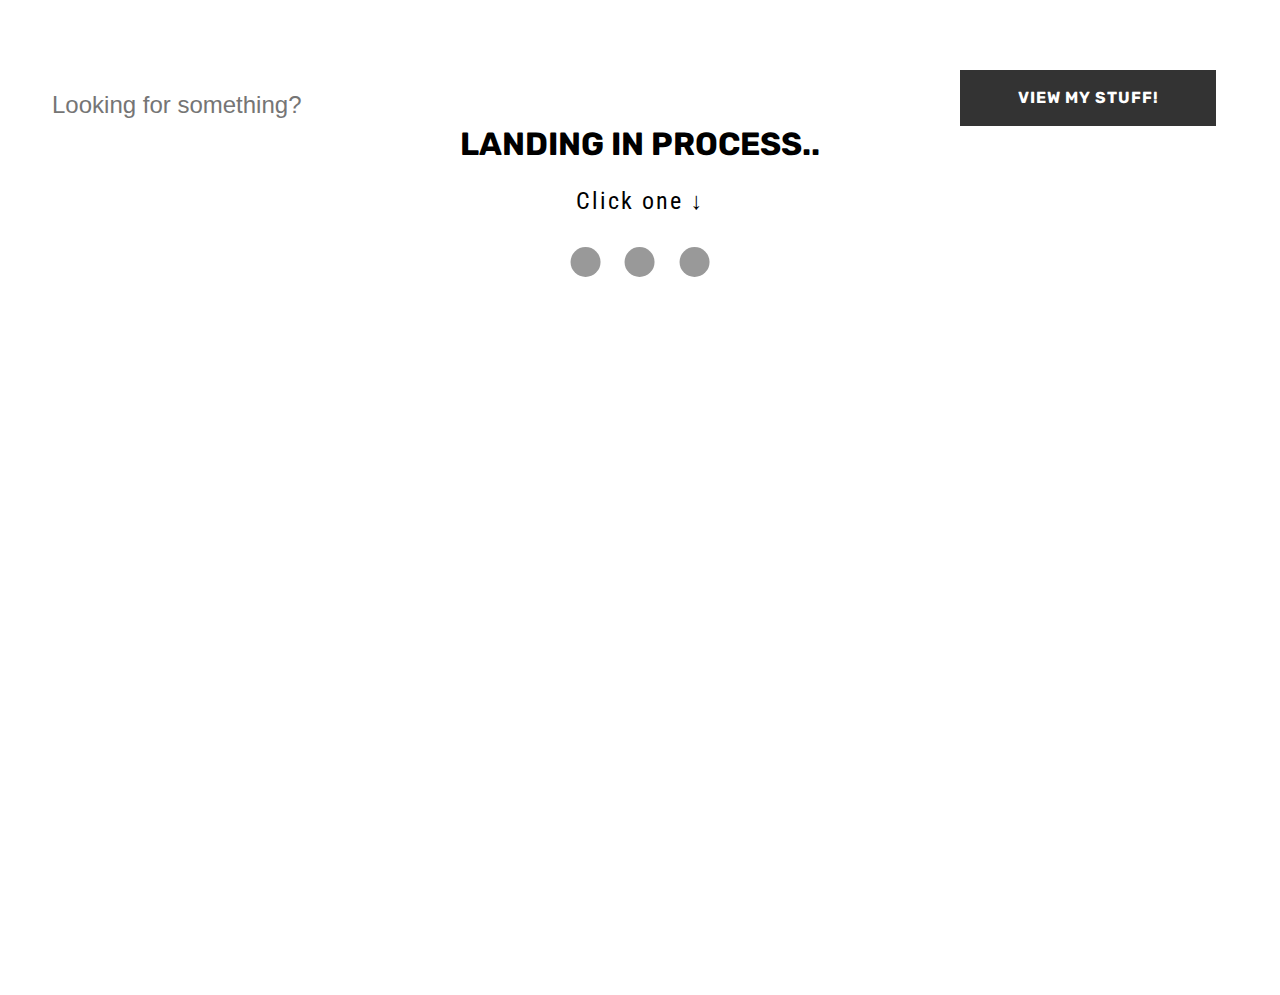
<file: index.html>
<!DOCTYPE html>
<html>
<head>
	<meta charset="utf-8">
	<meta name="viewport" content="width=device-width, initial-scale=1">
	<link rel='icon' href="Images/icon.ico">
	<link rel="stylesheet" type="text/css" href="design.css">
	<title>Landing in process</title>
	<link rel="preconnect" href="https://fonts.googleapis.com">
	<link rel="preconnect" href="https://fonts.gstatic.com" crossorigin>
	<link href="https://fonts.googleapis.com/css2?family=Rubik:wght@500&display=swap" rel="stylesheet">
	<link rel="preconnect" href="https://fonts.googleapis.com">
	<link rel="preconnect" href="https://fonts.gstatic.com" crossorigin>
	<link href="https://fonts.googleapis.com/css2?family=Roboto+Condensed&family=Rubik:wght@500&family=Sometype+Mono&display=swap" rel="stylesheet">
</head>
<body>
	<div class='navbar'>
		<ul>
			<li>
				<input type="text" class='searchbar' placeholder="Looking for something?">
			</li>
			<li>
				<div class="wrapper">
					<div class="link_wrapper">
						<a href="projects.html">View my stuff!</a>
						<div class="icon">
							<svg xmlns="http://www.w3.org/2000/svg" viewBox="0 0 268.832 268.832">
								<path d="M265.17 125.577l-80-80c-4.88-4.88-12.796-4.88-17.677 			0-4.882 4.882-4.882 12.796 0 17.678l58.66 	58.66H12.5c-6.903 0-12.5 			5.598-12.5 12.5 0 6.903 5.597 12.5 12.5 12.5h213.654l-58.66 			58.662c-4.88 	4.882-4.88 12.796 0 17.678 2.44 2.44 5.64 3.66 8.84 			3.66s6.398-1.22 8.84-3.66l79.997-80c4.883-4.882 	4.883-12.796 			0-17.678z"/>
							</svg>
						</div>
					</div>
				</div>
			</li>
		</ul>
	</div>
	<br>
	<br>
	<br>
	<h1 id=landing>Landing in process</h1>
	<p class='desc'>Click one ↓</p>
	<div class='img-select'>
		<div class="wrap">
			<input class='in' type="radio" id="rad1" name="rads" value="1" onclick="handleClick()">
			<label for="rad1"></label>
			<input class='in' type="radio" id="rad2" name="rads" value="2" onclick="handleClick()">
			<label for="rad2"></label>
			<input class='in' type="radio" id="rad3" name="rads" value="3" onclick="handleClick()">
			<label for="rad3"></label>
		</div>
	</div>
	<div class='cont reveal'>
		<p>Lorem ipsum dolor sit amet, consectetur adipisicing elit, sed do eiusmod
		tempor incididunt ut labore et dolore magna aliqua. Ut enim ad minim veniam,
		quis nostrud exercitation ullamco laboris nisi ut aliquip ex ea commodo
		consequat. Duis aute irure dolor in reprehenderit in voluptate velit esse
		cillum dolore eu fugiat nulla pariatur. Excepteur sint occaecat cupidatat non
		proident, sunt in culpa qui officia deserunt mollit anim id est laborum.</p>
		<div class='icey'>
			<div class='iceTop'>
				<img src="Images/iceberg/icebergTop.png" class='ice' alt='iceberg'>
				<img src="Images/python_logo.png" class='logo'>
			</div>
			<img src='Images/iceberg/icebergMTop.png' class='ice' alt='iceberg'>
			<img src="Images/iceberg/icebergMBot.png" class='ice' alt='iceberg'>
			<img src='Images/iceberg/icebergBot.png' class='ice' alt='iceberg'>
		</div>
	</div>
	<script type="text/javascript" src='script.js'></script>
</body>
</html>
</file>
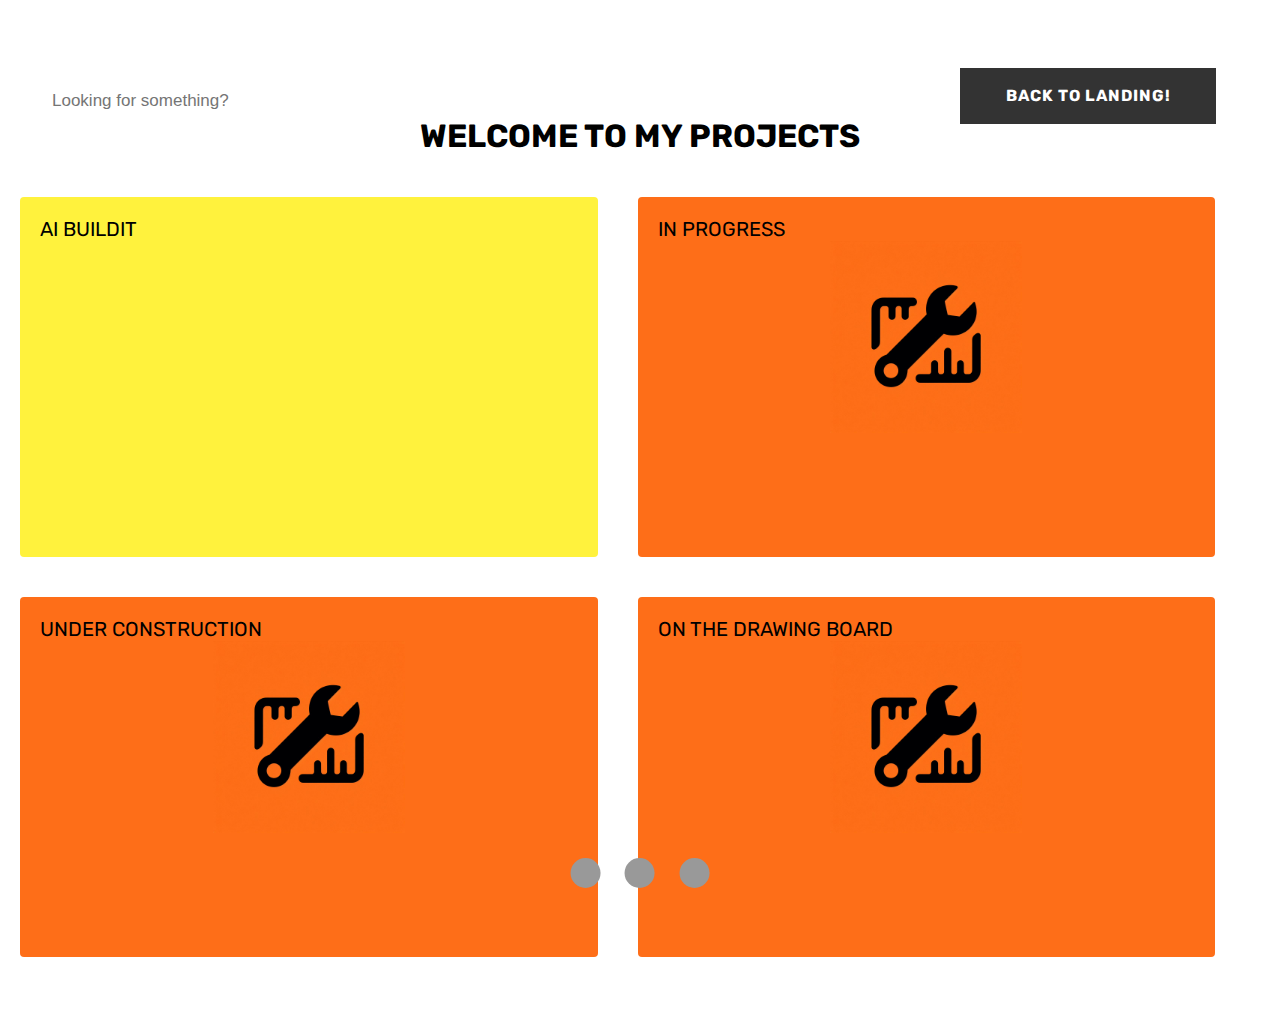
<file: projects.html>
<!DOCTYPE html>
<html>
<head>
	<meta charset="utf-8">
	<meta name="viewport" content="width=device-width, initial-scale=1">
	<title>Welcome to my projects!</title>
	<link rel='stylesheet' type='text/css' href='projects.css'>
	<link rel="preconnect" href="https://fonts.googleapis.com">
	<link rel="preconnect" href="https://fonts.gstatic.com" crossorigin>
	<link href="https://fonts.googleapis.com/css2?family=Rubik:wght@500&display=swap" rel="stylesheet">
	<link rel="preconnect" href="https://fonts.googleapis.com">
	<link rel="preconnect" href="https://fonts.googleapis.com">
	<link rel="preconnect" href="https://fonts.gstatic.com" crossorigin>
	<link href="https://fonts.googleapis.com/css2?family=Roboto+Condensed&family=Rubik:wght@500&display=swap" rel="stylesheet">
	<link rel='icon' href='Images/icon.ico'>
</head>
<body>
	<div class='navbar'>
		<ul>
			<li>
				<input type="searchbar" placeholder='Looking for something?' class='searchbar'>
			</li>
			<li>
				<div class="wrapper">
					<div class="link_wrapper">
						<a href="index.html" class='holder'>Back to landing!</a>
						<div class="icon">
							<svg xmlns="http://www.w3.org/2000/svg" viewBox="0 0 268.832 268.832">
								<path d="M265.17 125.577l-80-80c-4.88-4.88-12.796-4.88-17.677 			0-4.882 4.882-4.882 12.796 0 17.678l58.66 	58.66H12.5c-6.903 0-12.5 			5.598-12.5 12.5 0 6.903 5.597 12.5 12.5 12.5h213.654l-58.66 			58.662c-4.88 	4.882-4.88 12.796 0 17.678 2.44 2.44 5.64 3.66 8.84 			3.66s6.398-1.22 8.84-3.66l79.997-80c4.883-4.882 	4.883-12.796 			0-17.678z"/>
							</svg>
						</div>
					</div>
				</div>
			</li>
		</ul>
	</div>
	<br>
	<br>
	<br>
	<h1>Welcome to my projects</h1>
	<div class='proj-display'>
		<a href='Project/proj1.html'><div class='zone blue'>AI BuildIt</div></a>
		<a href='Project/proj2.html'><div class='zone inBuild'>In Progress<img src="Images/wrench.jpeg" class='wrench'></div></a>
		<a href='Project/proj3.html'><div class='zone inBuild'>Under Construction<img src="Images/wrench.jpeg" class='wrench'></div></a>
		<a href='Project/proj4.html'><div class='zone inBuild'>On the Drawing Board<img src="Images/wrench.jpeg" class='wrench'></div></a>
	</div>
	<div class='img-select'>
		<div class="wrap">
			<input class='in' type="radio" id="rad1" name="rads" value="1" onclick="handleClick()">
			<label for="rad1"></label>
			<input class='in' type="radio" id="rad2" name="rads" value="2" onclick="handleClick()">
			<label for="rad2"></label>
			<input class='in' type="radio" id="rad3" name="rads" value="3" onclick="handleClick()">
			<label for="rad3"></label>
		</div>
	</div>
	<script type="text/javascript" src='script.js'></script>
</body>
</html>
</file>
<file: design.css>
/*MAIN*/

html, body{
  font-family: 'Lato', sans-serif;
  margin: 0;
  padding: 0;
  transition: all 1s;
}

.zone {
	cursor: pointer;
	color: #000000;
	background-color: #FFF;
	border-radius: 4px;
	border: 1px solid #bbb;
}


h1 {
	text-align: center;
	direction: ltr;
	text-transform: uppercase;
	font-family: 'Rubik', sans-serif;
}

#landing {
  margin-left: auto;
  margin-right: auto;
}

.Obackground {
	display: inline-block;
	margin-left: auto;
	margin-right: auto;
	width: 50%;
}

.leftside {
	display: inline-block;
	margin-right: auto;
	margin-left: auto;
	position: sticky;
	left: 0;
	top: 0;
	animation: moveUpDown 2s ease-in-out infinite;
}

@keyframes moveUpDown {
  0% {
    top: 0;
  }
  50% {
    top: -10px;
  }
  100% {
    top: 0;
  }
}

ul {
  list-style-type: none;
  padding: 0;
  margin: 0;
}

.navbar {
	position: sticky;
	top: 10%;
	font-family: 'Rubik';
}

/*Button anim*/

.wrapper{
  position: absolute;
  top: 15%;
  left: 85vw;
  transform: translate(-50%, -50%);
  align-content: flex-start;

}

.link_wrapper{
  position: relative;
}

a{
  display: block;
  width: 250px;
  height: 50px;
  line-height: 50px;
  font-weight: bold;
  text-decoration: none;
  background: #333;
  text-align: center;
  color: #fff;
  text-transform: uppercase;
  letter-spacing: 1px;
  border: 3px solid #333;
  transition: all .35s;
}

.icon{
  width: 50px;
  height: 50px;
  border: 3px solid transparent;
  position: absolute;
  transform: rotate(45deg);
  right: 0;
  top: 0;
  z-index: -1;
  transition: all .35s;
}

.icon svg{
  width: 30px;
  position: absolute;
  top: calc(50% - 15px);
  left: calc(50% - 15px);
  transform: rotate(-45deg);
  fill: #2ecc71;
  transition: all .35s;
}

a:hover{
  width: 200px;
  border: 3px solid #2ecc71;
  background: transparent;
  color: #2ecc71;
}

a:hover + .icon{
  border: 3px solid #2ecc71;
  right: -25%;
}

/*Search bar*/

.searchbar {
	margin-left: 50px;
	margin-bottom: 20px;
  top: 10%;
	border: none;
	font-size: 17px;
	border: transparent bisque;
	border-radius: 3px;
  transition: all 1s;
  font-size:1.5em;
}

.searchbar:hover {
	background-color: skyblue;
}

.img-select {
  position: sticky;
  top: 5; /* adjust as needed */
  height: 50px;
}

/*Background selection*/
.wrap {
  position: absolute;
  top: 50%;
  left: 50%;
  margin-right: -50%;
  transform: translate(-50%, -50%);
}

.in {
  display: none;
}

label {
  cursor: pointer;
  margin: 10px 10px;
}

label:before {
  content: '';
  display: inline-block;
  height: 30px;
  width: 30px;
  background: #999999;
  border-radius: 50%;
  z-index: 2;
  transition: box-shadow .4s ease,
          background .3s ease;
}

.in:checked + label:before {
  box-shadow: inset 0px 3px 0 2px rgba(89,202,89,1);
  background: #fff;
}

.desc{
  font-family: 'Roboto Condensed', sans-serif;
  font-size: 1.5em;
  text-align: center;
  letter-spacing: 2px;
}

.desc:hover {
  cursor: crosshair;
}

/*END of background*/

.cont {
  max-width: 60em;
  text-align: center;
  padding: 0em 1em 2em;
  margin: auto;
  font-family: 'Roboto Condensed', sans-serif;
  letter-spacing: 0.01px;
  font-size: 1em;
  border-style: solid;
  border-radius: 3%;
  background-color: rgba(255, 255, 255, 0.5);
  overflow: auto;
}
.reveal {
  position: relative;
  transform: translateY(150px);
  opacity: 0;
  transition: 2s all ease;
}

.reveal.active {
  transform: translateY(0);
  opacity: 1;
}

.icey {
  display: grid;
  justify-content: center;
}

.ice {
  transition: all 1s;
  width: 25em;
  box-sizing: border-box;
}

.ice:hover {
  transform: scale(1.2);
/*  margin-top: 1em;
  margin-bottom: 1em;*/
  margin: 2em 0em;
}

.logo {
  width: 2em;
  height: 2em;
  position: absolute;
  margin: 0;
  padding: 0;
  transition: all 2s ease;
  top: 50%;
  left: 50%;
  transform: translate(-50%, -50%);
}

.iceTop {
  position: relative;
/*  white-space: nowrap;*/
  padding: 0;
  display: grid;
}

.iceTop:hover .logo {
  transform: translateX(100px);
}

.iceTop:after {
  min-width: 60%;
  position: absolute;
  top: 60%;
  left: 100%;
  transform: translateY(-50%);
  opacity: 0;
  transition: opacity 2s ease;
  word-wrap: break-word;
  display: inline-block;
}

.iceTop:hover:after {
  content: 'Python was the first language I have ever learnt';
  opacity: 1;
}
</file>
<file: projects.css>
/*MAIN*/

html, body{
  font-family: 'Lato', sans-serif;
  margin: 0;
  padding: 0;
  transition: all 1s;
}

.proj-display {
  display: flex;
  flex-wrap: wrap;
}

.zone {
	cursor: pointer;
	color: #000000;
	background-color: #FFF;
	border-radius: 4px;
	border: 1px solid #bbb;
}


h1 {
	text-align: center;
	direction: ltr;
	text-transform: uppercase;
	font-family: 'Rubik', sans-serif;
}

.Obackground {
	display: inline-block;
	margin-left: auto;
	margin-right: auto;
	width: 50%;
}

.leftside {
	display: inline-block;
	margin-right: auto;
	margin-left: auto;
	position: sticky;
	left: 0;
	top: 0;
	animation: moveUpDown 2s ease-in-out infinite;
}

@keyframes moveUpDown {
  0% {
    top: 0;
  }
  50% {
    top: -10px;
  }
  100% {
    top: 0;
  }
}

ul {
  list-style-type: none;
  padding: 0;
  margin: 0;
}

.navbar {
	position: sticky;
	top: 10%;
	font-family: 'Rubik';
  z-index: 99;
}

/*Button anim*/

.wrapper{
  position: absolute;
  top: 15%;
  left: 85vw;
  transform: translate(-50%, -50%);
  align-content: flex-start;
}

.link_wrapper{
  position: relative;
}

.holder{
  display: block;
  width: 250px;
  height: 50px;
  line-height: 50px;
  font-weight: bold;
  text-decoration: none;
  background: #333;
  text-align: center;
  color: #fff;
  text-transform: uppercase;
  letter-spacing: 1px;
  border: 3px solid #333;
  transition: all .35s;
}

.icon{
  width: 50px;
  height: 50px;
  border: 3px solid transparent;
  position: absolute;
  transform: rotate(45deg);
  right: 0;
  top: 0;
  z-index: -1;
  transition: all .35s;
}

.icon svg{
  width: 30px;
  position: absolute;
  top: calc(50% - 15px);
  left: calc(50% - 15px);
/*  right: calc(20%);*/
  transform: rotate(135deg);
  fill: #FF7276;
  transition: all .35s;
}

.holder:hover{
  width: 200px;
  border: 3px solid #FF7276;
  background: transparent;
  color: #FF7276;
}

.holder:hover + .icon{
  border: 3px solid #FF7276;
  right: -25%;
}

/*Search bar*/

.searchbar {
	margin-left: 50px;
	margin-bottom: 20px;
	border: none;
	font-size: 17px;
	border: transparent bisque;
	border-radius: 3px;
}

.searchbar:hover {
	color: skyblue;
}

.proj-display {
  display: flex;
  flex-wrap: wrap;
}

.zone {
  display: flex;
  flex-direction: column;
  justify-content: flex-start;
  align-items: flex-start;
  flex: 40%;
  font-size: 20px;
  margin: 20px;
  padding: 20px;
  border: none;
  text-transform: uppercase;
  transition: all 0.5s;
  min-width: 42vw;
  min-height: 25vw;
  text-decoration: none;
  font-family: 'Rubik', sans-serif;
}


a {
  text-decoration: none;
  margin: none;
}

.zone:hover {
  box-shadow: 10px 10px;
  cursor: pointer;
}

.blue {
  background-color: #fff23d;
}

.inBuild {
  border: none;
  background-color: #fe6e18;
}

.wrench {
  width: 15vw;
  height: 15vw;
  margin: 0 auto;
  padding: 05vw
  border: none;
  display: flex;
  justify-content: center;
  align-items: center;
  position: relative;
  transition: all 1s;
}
.wrench:hover {
  width: 10vw;
  height: 10vw;
  padding: 5vw;
}

.wrap {
  position: absolute;
  top: 50%;
  left: 50%;
  margin-right: -50%;
  transform: translate(-50%, -50%);
}

.img-select {
  display: block;
  position: sticky;
  bottom: 0; /* stick to the bottom */
  height: 50px;
}

.in {
  display: none;
}

label {
  cursor: pointer;
  margin: 10px 10px;
}

label:before {
  content: '';
  display: inline-block;
  height: 30px;
  width: 30px;
  background: #999999;
  border-radius: 50%;
  z-index: 2;
  transition: box-shadow .4s ease,
          background .3s ease;
}

.in:checked + label:before {
  box-shadow: inset 0px 3px 0 2px rgba(89,202,89,1);
  background: #fff;
}
</file>
